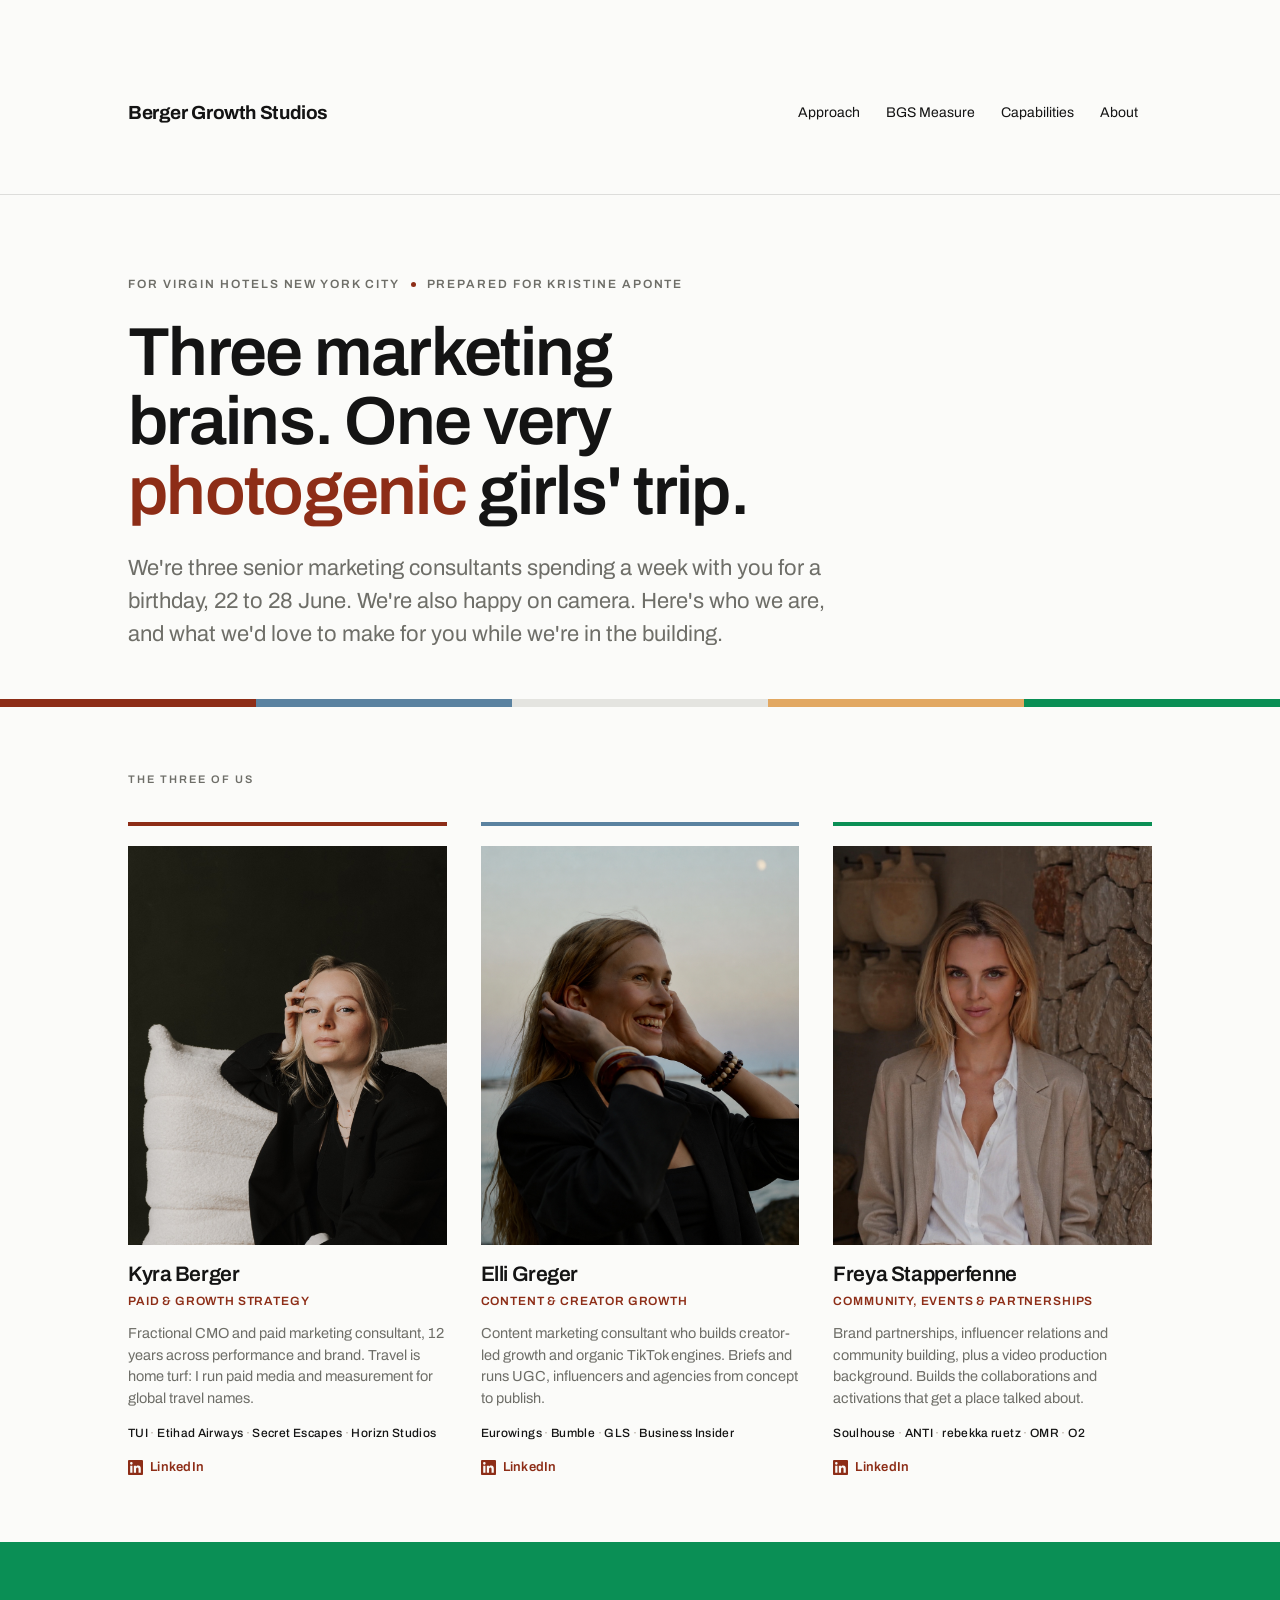
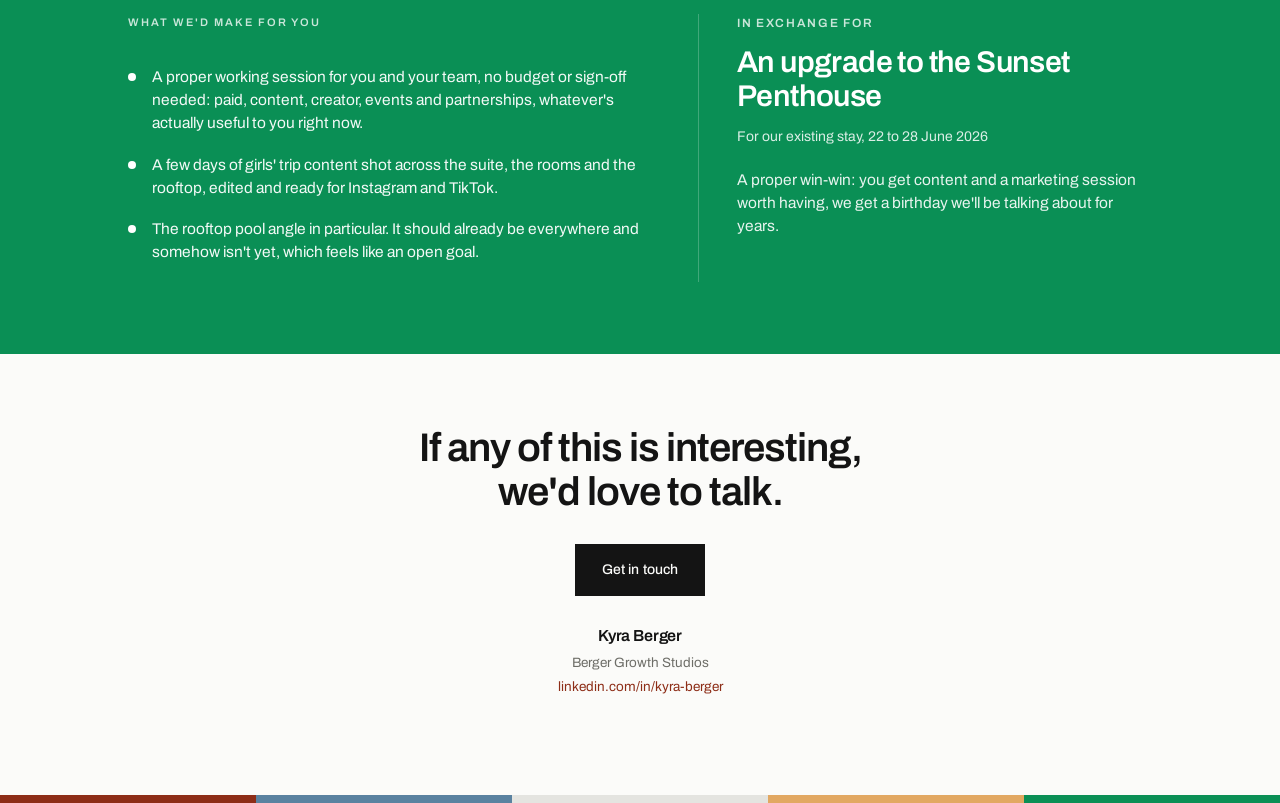
<file: virginhotels-offer/index.html>
<!DOCTYPE html>
<html lang="en">
<head>
<meta charset="UTF-8">
<meta name="viewport" content="width=device-width, initial-scale=1.0">
<title>Berger Growth Studios x Virgin Hotels NYC</title>
<meta name="robots" content="noindex">
<meta name="description" content="A content and marketing collaboration proposal for Virgin Hotels New York City.">
<!-- Favicons (shared with homepage) -->
<link rel="icon" href="/favicons/favicon.svg" type="image/svg+xml">
<link rel="icon" href="/favicons/favicon-32.png" sizes="32x32" type="image/png">
<link rel="icon" href="/favicons/favicon-16.png" sizes="16x16" type="image/png">
<link rel="apple-touch-icon" href="/favicons/apple-touch-icon.png">
<link rel="preconnect" href="https://fonts.googleapis.com">
<link rel="preconnect" href="https://fonts.gstatic.com" crossorigin>
<link href="https://fonts.googleapis.com/css2?family=Archivo:wght@400;500;600;700&display=swap" rel="stylesheet">
<style>
  :root{
    --paper:#FBFBF9; --ink:#141414; --ink-soft:#6E6E68;
    --rust:#8D2D17; --blue:#5A82A0; --green:#0A8F55; --amber:#E2A862; --stone:#E4E4E0;
    --line:rgba(20,20,20,.13);
    --display:'Archivo',-apple-system,system-ui,Helvetica,Arial,sans-serif;
    --body:'Archivo',-apple-system,system-ui,Helvetica,Arial,sans-serif;
  }
  *{box-sizing:border-box;margin:0;padding:0;}
  html{scroll-behavior:smooth;}
  body{font-family:var(--body);color:var(--ink);background:var(--paper);line-height:1.58;font-size:17px;-webkit-font-smoothing:antialiased;}
  img{max-width:100%;display:block;}
  a:focus-visible,button:focus-visible{outline:2px solid var(--blue);outline-offset:3px;}
  @media(prefers-reduced-motion:reduce){html{scroll-behavior:auto;}}
  .wrap{max-width:1080px;margin:0 auto;padding:0 28px;}

  /* top nav (matched to homepage) */
  .nav{position:sticky;top:0;z-index:50;background:rgba(251,251,249,.9);backdrop-filter:blur(10px);-webkit-backdrop-filter:blur(10px);border-bottom:1px solid var(--line);}
  .nav__inner{max-width:1080px;margin:0 auto;padding:0 28px;display:flex;align-items:center;justify-content:space-between;height:66px;}
  .brand{font-weight:700;font-size:19px;letter-spacing:-.02em;line-height:1.06;color:var(--ink);text-decoration:none;white-space:nowrap;}
  .nav__right{display:flex;gap:12px;align-items:center;}
  .nav__links{display:flex;gap:26px;margin-right:14px;}
  .navlink{font-size:14px;color:var(--ink);text-decoration:none;white-space:nowrap;transition:color .18s;}
  .navlink:hover{color:var(--ink-soft);}

  /* hero */
  header{padding:80px 0 48px;}
  .eyebrow{font-size:12px;letter-spacing:.16em;text-transform:uppercase;color:var(--ink-soft);font-weight:600;display:flex;gap:11px;align-items:center;flex-wrap:wrap;}
  .eyebrow .dot{width:5px;height:5px;border-radius:50%;background:var(--rust);}
  h1{font-family:var(--display);font-weight:600;font-size:clamp(38px,6vw,68px);line-height:1.02;letter-spacing:-.025em;margin:24px 0 0;max-width:16ch;}
  h1 .red{color:var(--rust);}
  .standfirst{font-size:clamp(18px,2.4vw,22px);line-height:1.5;max-width:56ch;margin-top:26px;color:var(--ink-soft);}

  /* color strip motif from homepage */
  .strip{display:flex;height:8px;width:100%;}
  .strip i{flex:1;}
  .strip i:nth-child(1){background:var(--rust);}
  .strip i:nth-child(2){background:var(--blue);}
  .strip i:nth-child(3){background:var(--stone);}
  .strip i:nth-child(4){background:var(--amber);}
  .strip i:nth-child(5){background:var(--green);}

  .rule{height:1px;background:var(--line);border:0;margin:0;}

  section{padding:64px 0;}
  .label{font-size:11px;letter-spacing:.18em;text-transform:uppercase;color:var(--ink-soft);font-weight:600;margin-bottom:34px;}

  /* profiles */
  .profiles{display:grid;grid-template-columns:repeat(3,1fr);gap:34px;}
  .card{display:flex;flex-direction:column;border-top:4px solid var(--line);padding-top:20px;}
  .card:nth-child(1){border-top-color:var(--rust);}
  .card:nth-child(2){border-top-color:var(--blue);}
  .card:nth-child(3){border-top-color:var(--green);}
  .photo{aspect-ratio:4/5;width:100%;background:var(--stone) center top/cover no-repeat;border-radius:0;margin-bottom:18px;}
  .name{font-family:var(--display);font-weight:600;font-size:21px;letter-spacing:-.02em;line-height:1.1;}
  .role{font-size:12px;letter-spacing:.07em;text-transform:uppercase;color:var(--rust);font-weight:600;margin:6px 0 12px;}
  .bio{font-size:14.5px;color:var(--ink-soft);line-height:1.5;}
  .clients{margin-top:14px;font-size:12px;letter-spacing:.03em;color:var(--ink);font-weight:500;line-height:1.6;}
  .clients span{color:#B7AEA4;}
  .li-link{display:inline-flex;align-items:center;gap:7px;margin-top:14px;font-size:13px;font-weight:600;letter-spacing:.02em;color:var(--rust);text-decoration:none;transition:color .18s;}
  .li-link:hover{color:var(--ink);}
  .li-link svg{width:15px;height:15px;flex:none;}

  /* exchange (feature block, matched to homepage BGS Measure section) */
  .exchange-sec{background:var(--green);}
  .exchange{display:grid;grid-template-columns:1.15fr 1fr;gap:48px;padding:72px 0;color:#FBFBF9;}
  .exchange .label{color:rgba(255,255,255,.78);}
  .give-list{list-style:none;}
  .give-list li{font-size:15.5px;line-height:1.5;padding-left:24px;position:relative;margin-bottom:18px;color:rgba(255,255,255,.95);}
  .give-list li::before{content:"";position:absolute;left:0;top:8px;width:8px;height:8px;background:#fff;border-radius:50%;}
  .ask{border-left:1px solid rgba(255,255,255,.22);padding-left:38px;}
  .ask .small{font-size:12px;letter-spacing:.14em;text-transform:uppercase;color:rgba(255,255,255,.78);font-weight:600;margin-bottom:14px;}
  .ask .big{font-family:var(--display);font-weight:600;font-size:clamp(24px,3vw,30px);line-height:1.12;letter-spacing:-.02em;color:#fff;}
  .ask .when{font-size:14px;color:rgba(255,255,255,.85);margin-top:12px;}
  .ask .note{font-size:15.5px;color:rgba(255,255,255,.9);margin-top:20px;line-height:1.5;}

  /* contact */
  .contact{padding:72px 0 96px;text-align:center;}
  .contact .kicker{font-family:var(--display);font-weight:600;letter-spacing:-.025em;font-size:clamp(24px,3.4vw,40px);line-height:1.1;max-width:22ch;margin:0 auto 30px;}
  .btn{display:inline-flex;align-items:center;background:var(--ink);color:var(--paper);text-decoration:none;font-weight:500;font-size:14px;letter-spacing:.01em;padding:14px 26px;border:1px solid var(--ink);border-radius:0;transition:transform .18s ease;}
  .btn:hover{transform:translateY(-2px);}
  .meta{margin-top:26px;font-size:13.5px;color:var(--ink-soft);line-height:1.8;}
  .meta a{color:var(--rust);text-decoration:none;}
  .meta a:hover{color:var(--ink);}
  .sig{font-family:var(--display);font-weight:600;font-size:16px;letter-spacing:-.01em;color:var(--ink);}

  @media (max-width:900px){
    .nav__links{display:none;}
  }
  @media (max-width:430px){
    .brand{font-size:14px;}
    .brand span{display:block;}
  }
  @media (max-width:760px){
    header{padding:48px 0 36px;}
    .profiles{grid-template-columns:1fr;gap:40px;max-width:380px;margin:0 auto;}
    .photo{aspect-ratio:4/5;}
    .exchange{grid-template-columns:1fr;gap:34px;}
    .ask{border-left:0;border-top:1px solid rgba(255,255,255,.22);padding-left:0;padding-top:30px;}
  }
</style>
</head>
<body>

  <header class="nav">
    <div class="nav__inner">
      <a href="/" class="brand"><span>Berger</span> <span>Growth</span> <span>Studios</span></a>
      <div class="nav__right">
        <nav class="nav__links" aria-label="Primary">
          <a href="/#do" class="navlink">Approach</a>
          <a href="/#measure" class="navlink">BGS Measure</a>
          <a href="/#capabilities" class="navlink">Capabilities</a>
          <a href="/#about" class="navlink">About</a>
        </nav>
      </div>
    </div>
  </header>

  <header>
    <div class="wrap">
      <div class="eyebrow"><span>For Virgin Hotels New York City</span><span class="dot"></span><span>Prepared for Kristine Aponte</span></div>
      <h1>Three marketing brains. One very <span class="red">photogenic</span> girls&#x27; trip.</h1>
      <p class="standfirst">We&#x27;re three senior marketing consultants spending a week with you for a birthday, 22 to 28 June. We&#x27;re also happy on camera. Here&#x27;s who we are, and what we&#x27;d love to make for you while we&#x27;re in the building.</p>
    </div>
  </header>

  <div class="strip"><i></i><i></i><i></i><i></i><i></i></div>

  <section>
    <div class="wrap">
      <div class="label">The three of us</div>
      <div class="profiles">
        <div class="card">
          <div class="photo" style="background-image:url(images/Kyra.jpg);"></div>
          <div class="name">Kyra Berger</div>
          <div class="role">Paid &amp; Growth Strategy</div>
          <p class="bio">Fractional CMO and paid marketing consultant, 12 years across performance and brand. Travel is home turf: I run paid media and measurement for global travel names.</p>
          <p class="clients">TUI <span>&middot;</span> Etihad Airways <span>&middot;</span> Secret Escapes <span>&middot;</span> Horizn Studios</p>
          <a class="li-link" href="https://www.linkedin.com/in/kyra-berger/" target="_blank" rel="noopener"><svg viewBox="0 0 24 24" fill="currentColor" aria-hidden="true"><path d="M20.45 20.45h-3.56v-5.57c0-1.33-.02-3.04-1.85-3.04-1.85 0-2.14 1.45-2.14 2.94v5.67H9.34V9h3.42v1.56h.05c.48-.9 1.64-1.85 3.37-1.85 3.6 0 4.27 2.37 4.27 5.46v6.28zM5.34 7.43a2.06 2.06 0 1 1 0-4.13 2.06 2.06 0 0 1 0 4.13zM7.12 20.45H3.55V9h3.57v11.45zM22.22 0H1.77C.79 0 0 .77 0 1.72v20.56C0 23.23.79 24 1.77 24h20.45c.98 0 1.78-.77 1.78-1.72V1.72C24 .77 23.2 0 22.22 0z"/></svg>LinkedIn</a>
        </div>
        <div class="card">
          <div class="photo" style="background-image:url(images/Elli.png);"></div>
          <div class="name">Elli Greger</div>
          <div class="role">Content &amp; Creator Growth</div>
          <p class="bio">Content marketing consultant who builds creator-led growth and organic TikTok engines. Briefs and runs UGC, influencers and agencies from concept to publish.</p>
          <p class="clients">Eurowings <span>&middot;</span> Bumble <span>&middot;</span> GLS <span>&middot;</span> Business Insider</p>
          <a class="li-link" href="https://www.linkedin.com/in/elisabeth-greger/" target="_blank" rel="noopener"><svg viewBox="0 0 24 24" fill="currentColor" aria-hidden="true"><path d="M20.45 20.45h-3.56v-5.57c0-1.33-.02-3.04-1.85-3.04-1.85 0-2.14 1.45-2.14 2.94v5.67H9.34V9h3.42v1.56h.05c.48-.9 1.64-1.85 3.37-1.85 3.6 0 4.27 2.37 4.27 5.46v6.28zM5.34 7.43a2.06 2.06 0 1 1 0-4.13 2.06 2.06 0 0 1 0 4.13zM7.12 20.45H3.55V9h3.57v11.45zM22.22 0H1.77C.79 0 0 .77 0 1.72v20.56C0 23.23.79 24 1.77 24h20.45c.98 0 1.78-.77 1.78-1.72V1.72C24 .77 23.2 0 22.22 0z"/></svg>LinkedIn</a>
        </div>
        <div class="card">
          <div class="photo" style="background-image:url(images/Freya.png);"></div>
          <div class="name">Freya Stapperfenne</div>
          <div class="role">Community, Events &amp; Partnerships</div>
          <p class="bio">Brand partnerships, influencer relations and community building, plus a video production background. Builds the collaborations and activations that get a place talked about.</p>
          <p class="clients">Soulhouse <span>&middot;</span> ANTI <span>&middot;</span> rebekka ruetz <span>&middot;</span> OMR <span>&middot;</span> O2</p>
          <a class="li-link" href="https://www.linkedin.com/in/freya-stapperfenne/" target="_blank" rel="noopener"><svg viewBox="0 0 24 24" fill="currentColor" aria-hidden="true"><path d="M20.45 20.45h-3.56v-5.57c0-1.33-.02-3.04-1.85-3.04-1.85 0-2.14 1.45-2.14 2.94v5.67H9.34V9h3.42v1.56h.05c.48-.9 1.64-1.85 3.37-1.85 3.6 0 4.27 2.37 4.27 5.46v6.28zM5.34 7.43a2.06 2.06 0 1 1 0-4.13 2.06 2.06 0 0 1 0 4.13zM7.12 20.45H3.55V9h3.57v11.45zM22.22 0H1.77C.79 0 0 .77 0 1.72v20.56C0 23.23.79 24 1.77 24h20.45c.98 0 1.78-.77 1.78-1.72V1.72C24 .77 23.2 0 22.22 0z"/></svg>LinkedIn</a>
        </div>
      </div>
    </div>
  </section>

  <div class="exchange-sec">
    <div class="wrap">
      <div class="exchange">
        <div>
          <div class="label">What we&#x27;d make for you</div>
          <ul class="give-list">
            <li>A proper working session for you and your team, no budget or sign-off needed: paid, content, creator, events and partnerships, whatever&#x27;s actually useful to you right now.</li>
            <li>A few days of girls&#x27; trip content shot across the suite, the rooms and the rooftop, edited and ready for Instagram and TikTok.</li>
            <li>The rooftop pool angle in particular. It should already be everywhere and somehow isn&#x27;t yet, which feels like an open goal.</li>
          </ul>
        </div>
        <div class="ask">
          <div class="small">In exchange for</div>
          <div class="big">An upgrade to the Sunset Penthouse</div>
          <div class="when">For our existing stay, 22 to 28 June 2026</div>
          <p class="note">A proper win-win: you get content and a marketing session worth having, we get a birthday we&#x27;ll be talking about for years.</p>
        </div>
      </div>
    </div>
  </div>

  <div class="contact">
    <div class="wrap">
      <p class="kicker">If any of this is interesting, we&#x27;d love to talk.</p>
      <a class="btn" href="mailto:kyra.berger@me.com?subject=Virgin%20Hotels%20NYC%20x%20Berger%20Growth%20Studios">Get in touch</a>
      <p class="meta">
        <span class="sig">Kyra Berger</span><br>
        Berger Growth Studios<br>
        <a href="https://www.linkedin.com/in/kyra-berger/">linkedin.com/in/kyra-berger</a>
      </p>
    </div>
  </div>

  <div class="strip"><i></i><i></i><i></i><i></i><i></i></div>

</body>
</html>
</file>
